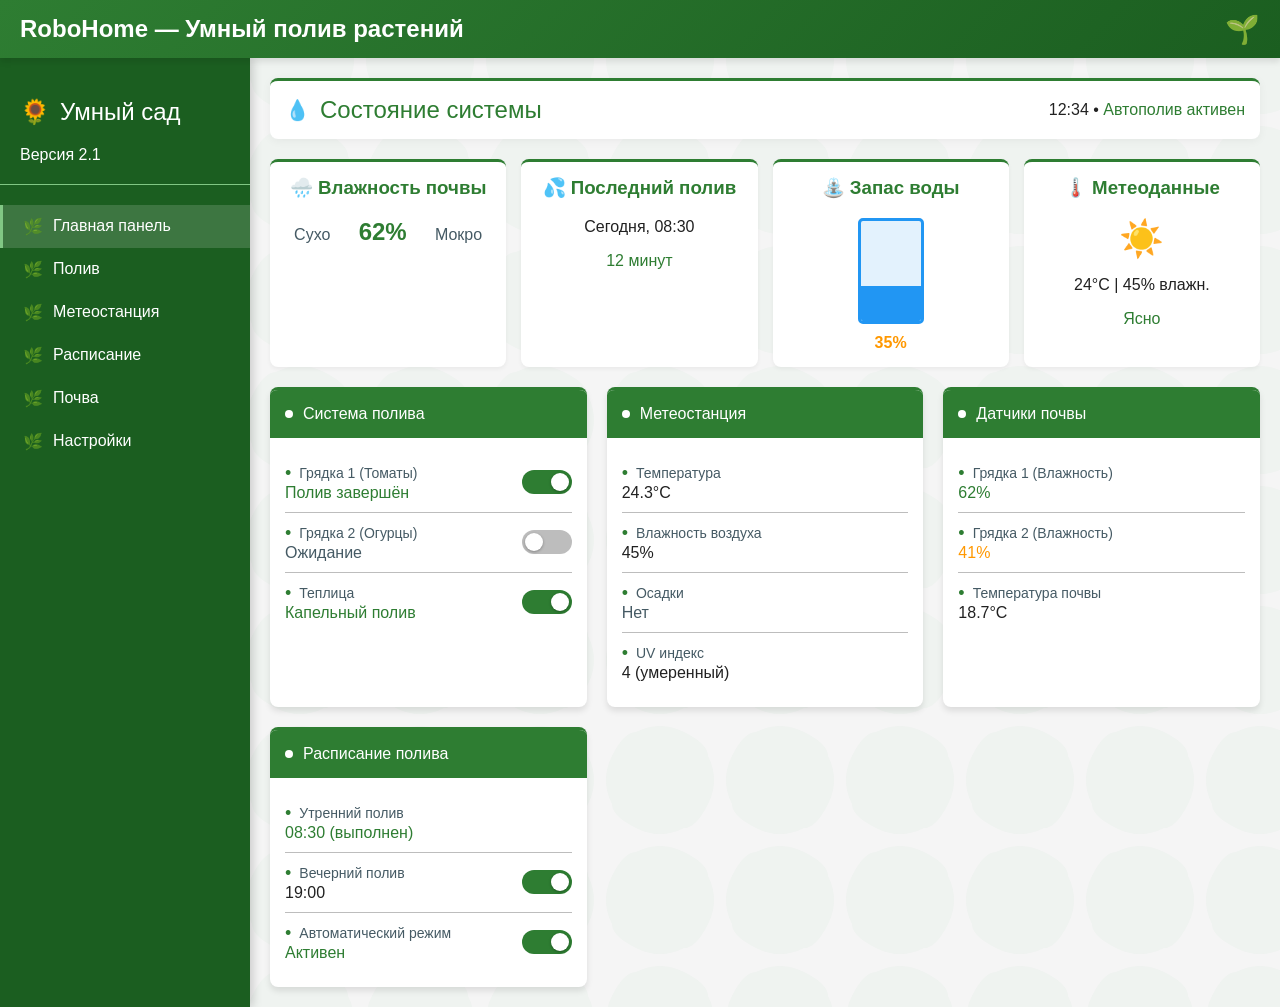
<file: RoboCore/RoboCoreSolution/RoboCore/wwwroot/templates/index.html>
<!DOCTYPE html>
<html lang="ru">
<head>
    <meta charset="UTF-8">
    <meta name="viewport" content="width=device-width, initial-scale=1.0">
    <title>RoboHome | Умный полив</title>
    <style>
        :root {
            --primary-color: #2E7D32;  /* Основной зелёный */
            --dark-green: #1B5E20;     /* Тёмно-зелёный */
            --light-green: #81C784;    /* Светло-зелёный */
            --leaf-green: #4CAF50;     /* Зелёный листвы */
            --water-blue: #2196F3;     /* Синий воды */
            --soil-brown: #8D6E63;     /* Коричневый почвы */
            --danger-color: #f44336;   /* Красный для предупреждений */
            --primary-text: #212121;
            --secondary-text: #455A64; /* Тёмно-серый с зелёным оттенком */
            --divider-color: #BDBDBD;
            --background-color: #F5F5F5;
            --card-background: #FFFFFF;
            --panel-gradient: linear-gradient(135deg, var(--primary-color) 0%, var(--dark-green) 100%);
        }

        body {
            font-family: 'Roboto', Arial, sans-serif;
            margin: 0;
            padding: 0;
            background-color: var(--background-color);
            color: var(--primary-text);
            background-image: url('data:image/svg+xml;utf8,<svg width="100" height="100" viewBox="0 0 100 100" xmlns="http://www.w3.org/2000/svg"><path d="M30,10 Q50,0 70,10 T90,30 Q100,50 90,70 T70,90 Q50,100 30,90 T10,70 Q0,50 10,30 T30,10" fill="%2381C784" opacity="0.05"/></svg>');
            background-size: 120px 120px;
        }

        /* Шапка с листьями */
        .tech-header {
            background: var(--panel-gradient);
            color: white;
            padding: 15px 20px;
            font-size: 24px;
            font-weight: 600;
            box-shadow: 0 4px 6px rgba(0,0,0,0.1);
            position: relative;
            overflow: hidden;
        }

        .tech-header::after {
            content: "🌱";
            position: absolute;
            right: 20px;
            top: 50%;
            transform: translateY(-50%);
            font-size: 28px;
            opacity: 0.8;
        }

        .container {
            display: flex;
            min-height: 100vh;
        }

        /* Сайдбар в стиле "сада" */
        .sidebar {
            width: 250px;
            background-color: var(--dark-green);
            color: white;
            padding: 20px 0;
            box-shadow: 2px 0 10px rgba(0,0,0,0.2);
        }

        .sidebar-header {
            padding: 0 20px 20px;
            border-bottom: 1px solid var(--light-green);
        }

        .sidebar-header h2 {
            color: white;
            font-weight: 500;
            display: flex;
            align-items: center;
        }

        .sidebar-header h2::before {
            content: "🌻";
            margin-right: 10px;
            font-size: 24px;
        }

        .sidebar-menu {
            list-style: none;
            padding: 0;
            margin: 20px 0;
        }

        .sidebar-menu li {
            padding: 12px 20px;
            cursor: pointer;
            transition: all 0.3s;
            border-left: 3px solid transparent;
            display: flex;
            align-items: center;
        }

        .sidebar-menu li::before {
            content: "🌿";
            margin-right: 10px;
            font-size: 16px;
            opacity: 0.7;
        }

        .sidebar-menu li:hover {
            background-color: rgba(255, 255, 255, 0.1);
            border-left: 3px solid var(--light-green);
        }

        .sidebar-menu li.active {
            background-color: rgba(255, 255, 255, 0.15);
            border-left: 3px solid var(--light-green);
        }

        /* Основное содержимое */
        .main-content {
            flex: 1;
            padding: 20px;
        }

        .header {
            display: flex;
            justify-content: space-between;
            align-items: center;
            margin-bottom: 20px;
            padding: 15px;
            background-color: white;
            border-radius: 8px;
            box-shadow: 0 2px 10px rgba(0,0,0,0.05);
            border-top: 3px solid var(--primary-color);
        }

        .view-title {
            font-size: 24px;
            font-weight: 500;
            color: var(--primary-color);
            display: flex;
            align-items: center;
        }

        .view-title::before {
            content: "💧";
            margin-right: 10px;
            font-size: 20px;
        }

        /* Карточки в стиле "грядок" */
        .cards-container {
            display: grid;
            grid-template-columns: repeat(auto-fill, minmax(300px, 1fr));
            gap: 20px;
        }

        .card {
            background-color: var(--card-background);
            border-radius: 8px;
            box-shadow: 0 4px 6px rgba(0,0,0,0.1);
            overflow: hidden;
            transition: transform 0.3s, box-shadow 0.3s;
            border-top: 3px solid var(--primary-color);
            position: relative;
        }

        .card:hover {
            transform: translateY(-5px);
            box-shadow: 0 8px 15px rgba(0,0,0,0.1);
        }

        .card-header {
            padding: 15px;
            color: white;
            font-weight: 500;
            background-color: var(--primary-color);
            display: flex;
            align-items: center;
        }

        .card-header::before {
            content: "";
            display: inline-block;
            width: 8px;
            height: 8px;
            background-color: white;
            border-radius: 50%;
            margin-right: 10px;
        }

        .card-content {
            padding: 15px;
        }

        .entity {
            display: flex;
            justify-content: space-between;
            align-items: center;
            padding: 10px 0;
            border-bottom: 1px solid var(--divider-color);
        }

        .entity:last-child {
            border-bottom: none;
        }

        .entity-name {
            color: var(--secondary-text);
            font-size: 14px;
            display: flex;
            align-items: center;
        }

        .entity-name::before {
            content: "•";
            color: var(--primary-color);
            margin-right: 8px;
            font-size: 18px;
        }

        .entity-state {
            font-weight: 500;
        }

        /* Стили для состояний */
        .state-on {
            color: var(--primary-color);
        }
        
        .state-off {
            color: var(--secondary-text);
        }
        
        .state-warning {
            color: #FF9800; /* Оранжевый для предупреждений */
        }
        
        .state-critical {
            color: var(--danger-color);
        }

        /* Переключатели в стиле капель воды */
        .toggle {
            position: relative;
            width: 50px;
            height: 24px;
        }

        .toggle input {
            opacity: 0;
            width: 0;
            height: 0;
        }

        .slider {
            position: absolute;
            cursor: pointer;
            top: 0;
            left: 0;
            right: 0;
            bottom: 0;
            background-color: #BDBDBD;
            transition: .4s;
            border-radius: 24px;
        }

        .slider:before {
            position: absolute;
            content: "";
            height: 18px;
            width: 18px;
            left: 3px;
            bottom: 3px;
            background-color: white;
            transition: .4s;
            border-radius: 50%;
            box-shadow: 0 1px 3px rgba(0,0,0,0.3);
        }

        input:checked + .slider {
            background-color: var(--primary-color);
        }

        input:checked + .slider:before {
            transform: translateX(26px);
        }

        /* Блоки информации */
        .info-blocks {
            display: grid;
            grid-template-columns: repeat(auto-fit, minmax(200px, 1fr));
            gap: 15px;
            margin-bottom: 20px;
        }
        
        .block {
            background: var(--card-background);
            border-radius: 8px;
            padding: 15px;
            text-align: center;
            box-shadow: 0 2px 4px rgba(0,0,0,0.05);
            border-top: 3px solid var(--primary-color);
            transition: all 0.3s;
        }
        
        .block:hover {
            transform: translateY(-3px);
            box-shadow: 0 5px 10px rgba(0,0,0,0.1);
        }
        
        .block h3 {
            color: var(--primary-color);
            margin-top: 0;
            display: flex;
            justify-content: center;
            align-items: center;
        }
        
        /* Стили для влажности */
        .moisture-container {
            display: flex;
            justify-content: space-around;
            align-items: baseline;
            margin-top: 10px;
        }
        
        .moisture-value {
            font-size: 16px;
            color: var(--secondary-text);
        }
        
        .current-moisture {
            font-size: 24px;
            font-weight: bold;
            color: var(--primary-color);
            margin: 0 10px;
        }
        
        /* Стили для резервуара воды */
        .water-tank {
            width: 60px;
            height: 100px;
            border: 3px solid var(--water-blue);
            border-radius: 5px;
            margin: 0 auto;
            position: relative;
            background: #E3F2FD;
            overflow: hidden;
        }
        
        .water-level {
            position: absolute;
            bottom: 0;
            width: 100%;
            background: var(--water-blue);
            transition: height 0.5s ease;
        }
        
        .water-label {
            margin-top: 10px;
            font-weight: bold;
        }

        /* Стиль для метеоданных */
        .weather-icon {
            font-size: 36px;
            margin-bottom: 10px;
        }

        /* Адаптивность */
        @media (max-width: 768px) {
            .container {
                flex-direction: column;
            }

            .sidebar {
                width: 100%;
                height: auto;
            }

            .cards-container, .info-blocks {
                grid-template-columns: 1fr;
            }
        }
    </style>
</head>
<body>
    <div class="tech-header">
        RoboHome — Умный полив растений
    </div>

    <div class="container">
        <!-- Сайдбар -->
        <div class="sidebar">
            <div class="sidebar-header">
                <h2>Умный сад</h2>
                <div>Версия 2.1</div>
            </div>
            <ul class="sidebar-menu">
                <li class="active">Главная панель</li>
                <li>Полив</li>
                <li>Метеостанция</li>
                <li>Расписание</li>
                <li>Почва</li>
                <li>Настройки</li>
            </ul>
        </div>

        <!-- Основное содержимое -->
        <div class="main-content">
            <div class="header">
                <div class="view-title">Состояние системы</div>
                <div>12:34 • <span class="state-on">Автополив активен</span></div>
            </div>

            <!-- Блоки информации -->
            <div class="info-blocks">
                <div class="block">
                    <h3>🌧️ Влажность почвы</h3>
                    <div class="moisture-container">
                        <span class="moisture-value">Сухо</span>
                        <span class="current-moisture">62%</span>
                        <span class="moisture-value">Мокро</span>
                    </div>
                </div>
                <div class="block">
                    <h3>💦 Последний полив</h3>
                    <p>Сегодня, 08:30</p>
                    <p class="state-on">12 минут</p>
                </div>
                <div class="block">
                    <h3>⛲ Запас воды</h3>
                    <div class="water-tank">
                        <div class="water-level" style="height: 35%;"></div>
                    </div>
                    <div class="water-label state-warning">35%</div>
                </div>
                <div class="block">
                    <h3>🌡️ Метеоданные</h3>
                    <div class="weather-icon">☀️</div>
                    <p>24°C | 45% влажн.</p>
                    <p class="state-on">Ясно</p>
                </div>
            </div>

            <!-- Карточки устройств -->
            <div class="cards-container">
                <!-- Карточка полива -->
                <div class="card">
                    <div class="card-header">Система полива</div>
                    <div class="card-content">
                        <div class="entity">
                            <div>
                                <div class="entity-name">Грядка 1 (Томаты)</div>
                                <div class="entity-state state-on">Полив завершён</div>
                            </div>
                            <label class="toggle">
                                <input type="checkbox" checked>
                                <span class="slider"></span>
                            </label>
                        </div>
                        <div class="entity">
                            <div>
                                <div class="entity-name">Грядка 2 (Огурцы)</div>
                                <div class="entity-state state-off">Ожидание</div>
                            </div>
                            <label class="toggle">
                                <input type="checkbox">
                                <span class="slider"></span>
                            </label>
                        </div>
                        <div class="entity">
                            <div>
                                <div class="entity-name">Теплица</div>
                                <div class="entity-state state-on">Капельный полив</div>
                            </div>
                            <label class="toggle">
                                <input type="checkbox" checked>
                                <span class="slider"></span>
                            </label>
                        </div>
                    </div>
                </div>

                <!-- Карточка метеостанции -->
                <div class="card">
                    <div class="card-header">Метеостанция</div>
                    <div class="card-content">
                        <div class="entity">
                            <div>
                                <div class="entity-name">Температура</div>
                                <div class="entity-state">24.3°C</div>
                            </div>
                        </div>
                        <div class="entity">
                            <div>
                                <div class="entity-name">Влажность воздуха</div>
                                <div class="entity-state">45%</div>
                            </div>
                        </div>
                        <div class="entity">
                            <div>
                                <div class="entity-name">Осадки</div>
                                <div class="entity-state state-off">Нет</div>
                            </div>
                        </div>
                        <div class="entity">
                            <div>
                                <div class="entity-name">UV индекс</div>
                                <div class="entity-state">4 (умеренный)</div>
                            </div>
                        </div>
                    </div>
                </div>

                <!-- Карточка почвы -->
                <div class="card">
                    <div class="card-header">Датчики почвы</div>
                    <div class="card-content">
                        <div class="entity">
                            <div>
                                <div class="entity-name">Грядка 1 (Влажность)</div>
                                <div class="entity-state state-on">62%</div>
                            </div>
                        </div>
                        <div class="entity">
                            <div>
                                <div class="entity-name">Грядка 2 (Влажность)</div>
                                <div class="entity-state state-warning">41%</div>
                            </div>
                        </div>
                        <div class="entity">
                            <div>
                                <div class="entity-name">Температура почвы</div>
                                <div class="entity-state">18.7°C</div>
                            </div>
                        </div>
                    </div>
                </div>

                <!-- Карточка расписания -->
                <div class="card">
                    <div class="card-header">Расписание полива</div>
                    <div class="card-content">
                        <div class="entity">
                            <div>
                                <div class="entity-name">Утренний полив</div>
                                <div class="entity-state state-on">08:30 (выполнен)</div>
                            </div>
                        </div>
                        <div class="entity">
                            <div>
                                <div class="entity-name">Вечерний полив</div>
                                <div class="entity-state">19:00</div>
                            </div>
                            <label class="toggle">
                                <input type="checkbox" checked>
                                <span class="slider"></span>
                            </label>
                        </div>
                        <div class="entity">
                            <div>
                                <div class="entity-name">Автоматический режим</div>
                                <div class="entity-state state-on">Активен</div>
                            </div>
                            <label class="toggle">
                                <input type="checkbox" checked>
                                <span class="slider"></span>
                            </label>
                        </div>
                    </div>
                </div>
            </div>
        </div>
    </div>
</body>
</html>
</file>
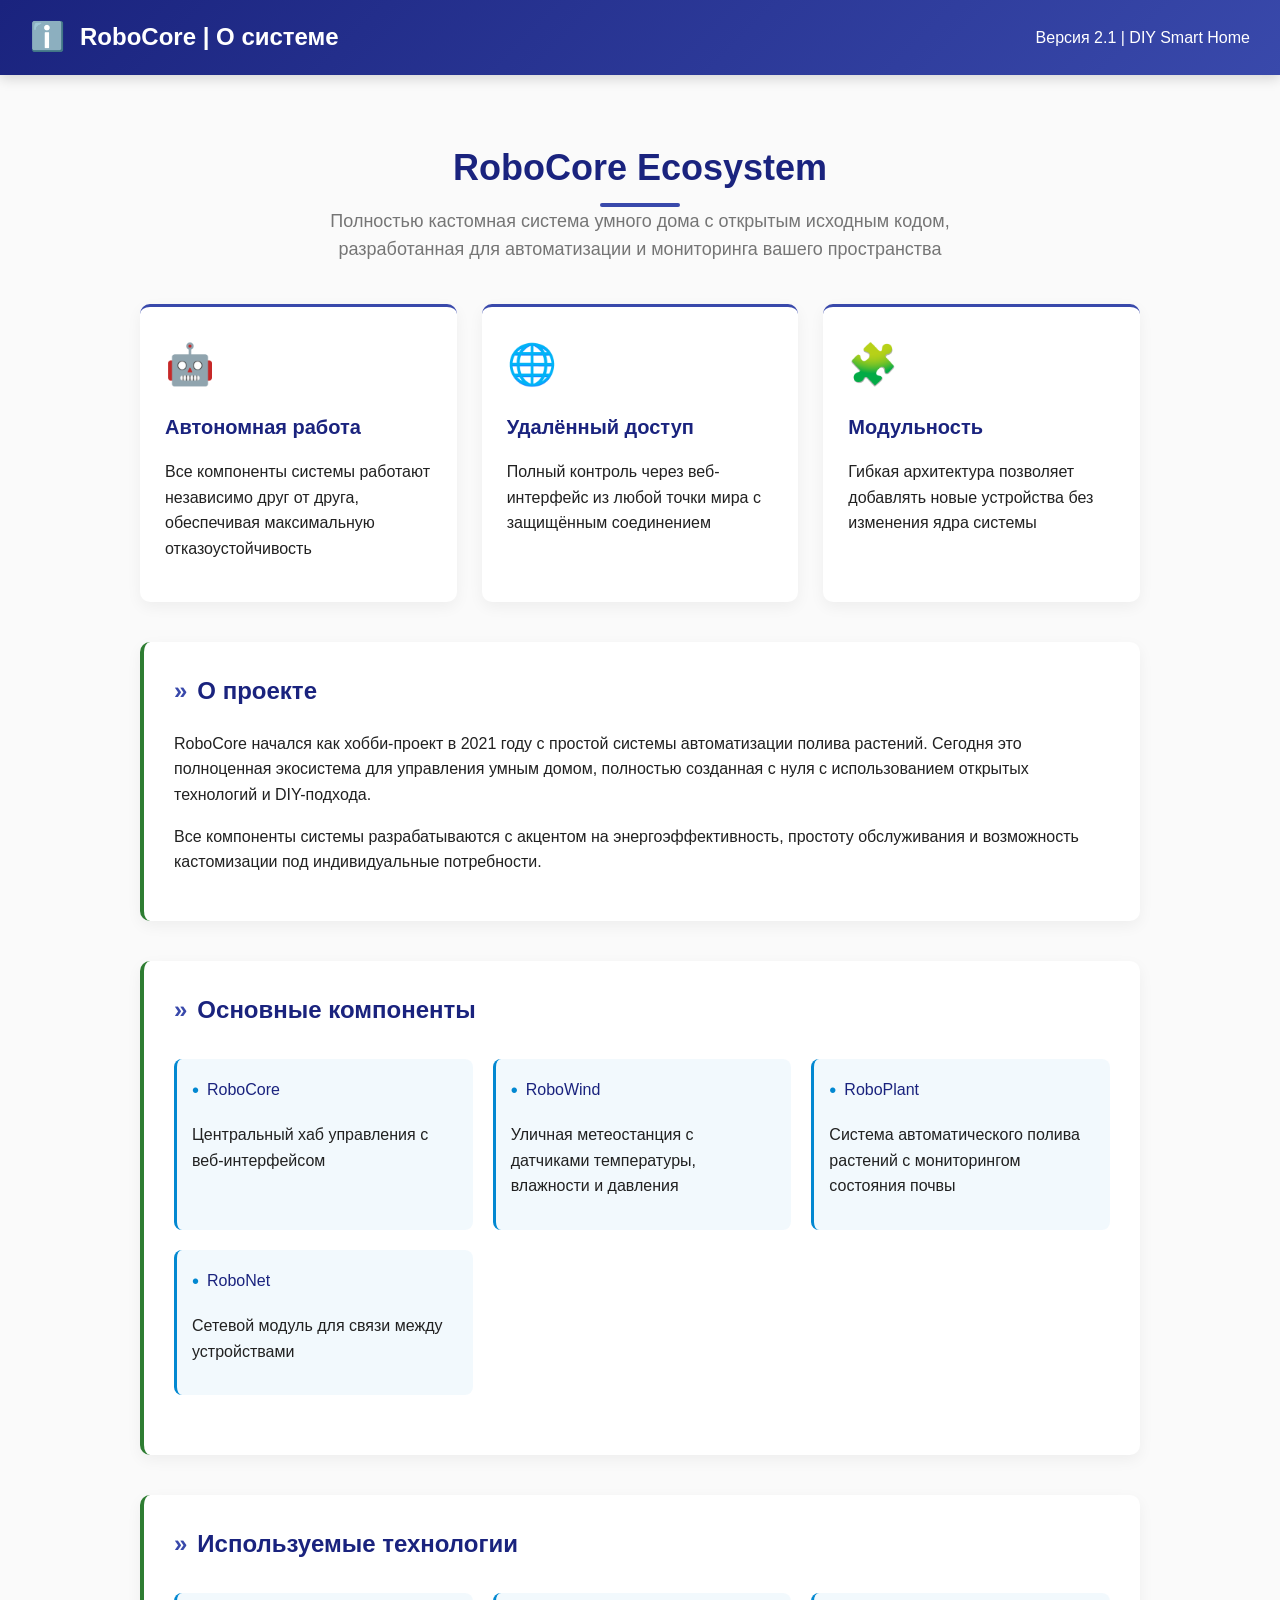
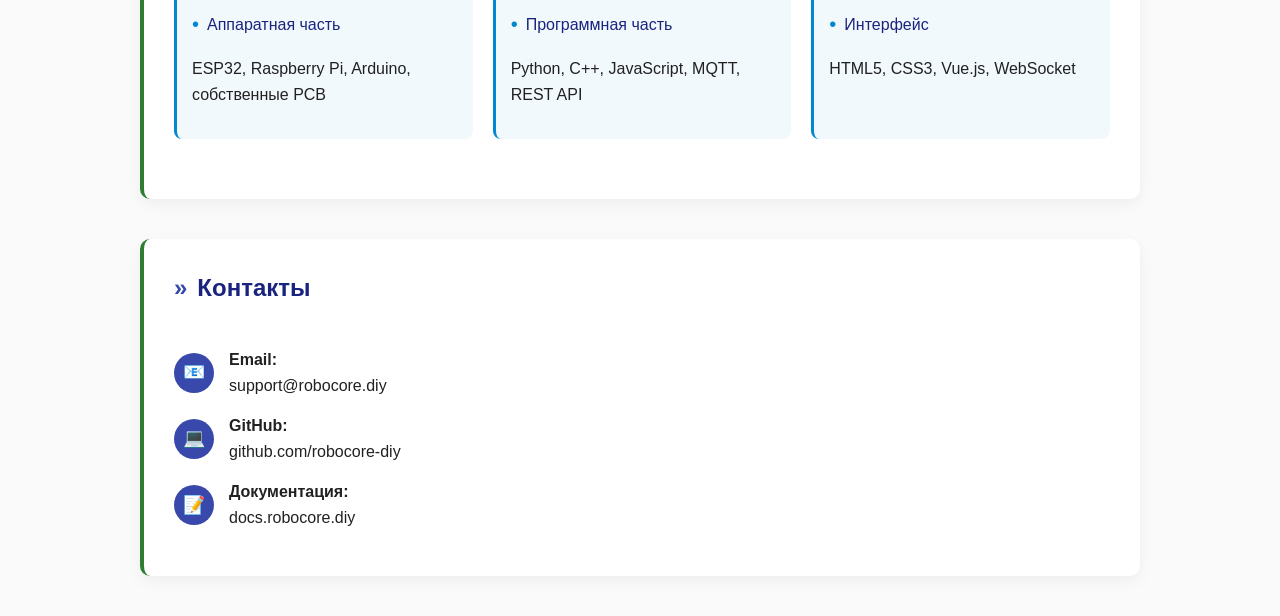
<file: RoboCore/RoboCoreSolution/RoboCore/wwwroot/templates/about.html>
<!DOCTYPE html>
<html lang="ru">
<head>
    <meta charset="UTF-8">
    <meta name="viewport" content="width=device-width, initial-scale=1.0">
    <title>RoboCore | О системе</title>
    <style>
        :root {
            --primary-dark: #1A237E;
            --primary-light: #3949AB;
            --plant-green: #2E7D32;
            --weather-blue: #0288D1;
            --error-red: #D32F2F;
            --text-dark: #212121;
            --text-light: #757575;
            --bg-color: #FAFAFA;
            --card-bg: #FFFFFF;
            --border-color: #E0E0E0;
            --highlight-bg: #E3F2FD;
        }

        body {
            font-family: 'Roboto', 'Segoe UI', sans-serif;
            margin: 0;
            padding: 0;
            background-color: var(--bg-color);
            color: var(--text-dark);
            line-height: 1.6;
        }

        /* Общие стили шапки */
        .system-header {
            background: linear-gradient(135deg, var(--primary-dark) 0%, var(--primary-light) 100%);
            color: white;
            padding: 15px 30px;
            display: flex;
            justify-content: space-between;
            align-items: center;
            box-shadow: 0 4px 12px rgba(0,0,0,0.15);
        }

        .logo {
            display: flex;
            align-items: center;
            font-size: 24px;
            font-weight: 600;
        }

        .logo-icon {
            margin-right: 15px;
            font-size: 28px;
        }

        /* Основной контент */
        .about-container {
            max-width: 1000px;
            margin: 40px auto;
            padding: 0 20px;
        }

        .about-header {
            text-align: center;
            margin-bottom: 40px;
        }

        .about-title {
            font-size: 36px;
            color: var(--primary-dark);
            margin-bottom: 10px;
            position: relative;
            display: inline-block;
        }

        .about-title::after {
            content: "";
            position: absolute;
            bottom: -10px;
            left: 50%;
            transform: translateX(-50%);
            width: 80px;
            height: 4px;
            background: var(--primary-light);
            border-radius: 2px;
        }

        .about-subtitle {
            color: var(--text-light);
            font-size: 18px;
            max-width: 700px;
            margin: 0 auto;
        }

        /* Карточки особенностей */
        .features-grid {
            display: grid;
            grid-template-columns: repeat(auto-fit, minmax(300px, 1fr));
            gap: 25px;
            margin: 40px 0;
        }

        .feature-card {
            background: var(--card-bg);
            border-radius: 10px;
            padding: 25px;
            box-shadow: 0 5px 15px rgba(0,0,0,0.05);
            transition: transform 0.3s;
            border-top: 3px solid var(--primary-light);
        }

        .feature-card:hover {
            transform: translateY(-5px);
        }

        .feature-icon {
            font-size: 40px;
            color: var(--primary-light);
            margin-bottom: 15px;
        }

        .feature-title {
            font-size: 20px;
            color: var(--primary-dark);
            margin: 10px 0;
        }

        /* Секция "О проекте" */
        .about-section {
            background: var(--card-bg);
            border-radius: 10px;
            padding: 30px;
            margin: 40px 0;
            box-shadow: 0 5px 15px rgba(0,0,0,0.05);
            border-left: 4px solid var(--plant-green);
        }

        .section-title {
            color: var(--primary-dark);
            font-size: 24px;
            margin-top: 0;
            display: flex;
            align-items: center;
        }

        .section-title::before {
            content: "»";
            margin-right: 10px;
            color: var(--primary-light);
        }

        /* Компоненты системы */
        .components-list {
            display: grid;
            grid-template-columns: repeat(auto-fit, minmax(250px, 1fr));
            gap: 20px;
            margin: 30px 0;
        }

        .component-item {
            padding: 15px;
            background: rgba(2, 136, 209, 0.05);
            border-radius: 8px;
            border-left: 3px solid var(--weather-blue);
        }

        .component-name {
            font-weight: 500;
            color: var(--primary-dark);
            display: flex;
            align-items: center;
        }

        .component-name::before {
            content: "•";
            color: var(--weather-blue);
            margin-right: 8px;
            font-size: 20px;
        }

        /* Контактная информация */
        .contact-info {
            margin-top: 40px;
        }

        .contact-item {
            display: flex;
            align-items: center;
            margin-bottom: 15px;
        }

        .contact-icon {
            width: 40px;
            height: 40px;
            background: var(--primary-light);
            color: white;
            border-radius: 50%;
            display: flex;
            align-items: center;
            justify-content: center;
            margin-right: 15px;
            font-size: 18px;
        }

        /* Адаптивность */
        @media (max-width: 768px) {
            .about-title {
                font-size: 28px;
            }
            
            .about-subtitle {
                font-size: 16px;
            }
            
            .features-grid {
                grid-template-columns: 1fr;
            }
        }
    </style>
</head>
<body>
    <div class="system-header">
        <div class="logo">
            <span class="logo-icon">ℹ️</span>
            RoboCore | О системе
        </div>
        <div class="system-status">
            Версия 2.1 | DIY Smart Home
        </div>
    </div>

    <div class="about-container">
        <!-- Заголовок -->
        <div class="about-header">
            <h1 class="about-title">RoboCore Ecosystem</h1>
            <p class="about-subtitle">
                Полностью кастомная система умного дома с открытым исходным кодом, 
                разработанная для автоматизации и мониторинга вашего пространства
            </p>
        </div>

        <!-- Особенности системы -->
        <div class="features-grid">
            <div class="feature-card">
                <div class="feature-icon">🤖</div>
                <h3 class="feature-title">Автономная работа</h3>
                <p>Все компоненты системы работают независимо друг от друга, обеспечивая максимальную отказоустойчивость</p>
            </div>
            
            <div class="feature-card">
                <div class="feature-icon">🌐</div>
                <h3 class="feature-title">Удалённый доступ</h3>
                <p>Полный контроль через веб-интерфейс из любой точки мира с защищённым соединением</p>
            </div>
            
            <div class="feature-card">
                <div class="feature-icon">🧩</div>
                <h3 class="feature-title">Модульность</h3>
                <p>Гибкая архитектура позволяет добавлять новые устройства без изменения ядра системы</p>
            </div>
        </div>

        <!-- О проекте -->
        <div class="about-section">
            <h2 class="section-title">О проекте</h2>
            <p>
                RoboCore начался как хобби-проект в 2021 году с простой системы автоматизации полива растений. 
                Сегодня это полноценная экосистема для управления умным домом, полностью созданная с нуля 
                с использованием открытых технологий и DIY-подхода.
            </p>
            <p>
                Все компоненты системы разрабатываются с акцентом на энергоэффективность, простоту обслуживания 
                и возможность кастомизации под индивидуальные потребности.
            </p>
        </div>

        <!-- Компоненты системы -->
        <div class="about-section">
            <h2 class="section-title">Основные компоненты</h2>
            <div class="components-list">
                <div class="component-item">
                    <div class="component-name">RoboCore</div>
                    <p>Центральный хаб управления с веб-интерфейсом</p>
                </div>
                
                <div class="component-item">
                    <div class="component-name">RoboWind</div>
                    <p>Уличная метеостанция с датчиками температуры, влажности и давления</p>
                </div>
                
                <div class="component-item">
                    <div class="component-name">RoboPlant</div>
                    <p>Система автоматического полива растений с мониторингом состояния почвы</p>
                </div>
                
                <div class="component-item">
                    <div class="component-name">RoboNet</div>
                    <p>Сетевой модуль для связи между устройствами</p>
                </div>
            </div>
        </div>

        <!-- Технологии -->
        <div class="about-section">
            <h2 class="section-title">Используемые технологии</h2>
            <div class="components-list">
                <div class="component-item">
                    <div class="component-name">Аппаратная часть</div>
                    <p>ESP32, Raspberry Pi, Arduino, собственные PCB</p>
                </div>
                
                <div class="component-item">
                    <div class="component-name">Программная часть</div>
                    <p>Python, C++, JavaScript, MQTT, REST API</p>
                </div>
                
                <div class="component-item">
                    <div class="component-name">Интерфейс</div>
                    <p>HTML5, CSS3, Vue.js, WebSocket</p>
                </div>
            </div>
        </div>

        <!-- Контакты -->
        <div class="about-section">
            <h2 class="section-title">Контакты</h2>
            <div class="contact-info">
                <div class="contact-item">
                    <div class="contact-icon">📧</div>
                    <div>
                        <strong>Email:</strong><br>
                        support@robocore.diy
                    </div>
                </div>
                
                <div class="contact-item">
                    <div class="contact-icon">💻</div>
                    <div>
                        <strong>GitHub:</strong><br>
                        github.com/robocore-diy
                    </div>
                </div>
                
                <div class="contact-item">
                    <div class="contact-icon">📝</div>
                    <div>
                        <strong>Документация:</strong><br>
                        docs.robocore.diy
                    </div>
                </div>
            </div>
        </div>
    </div>
</body>
</html>
</file>
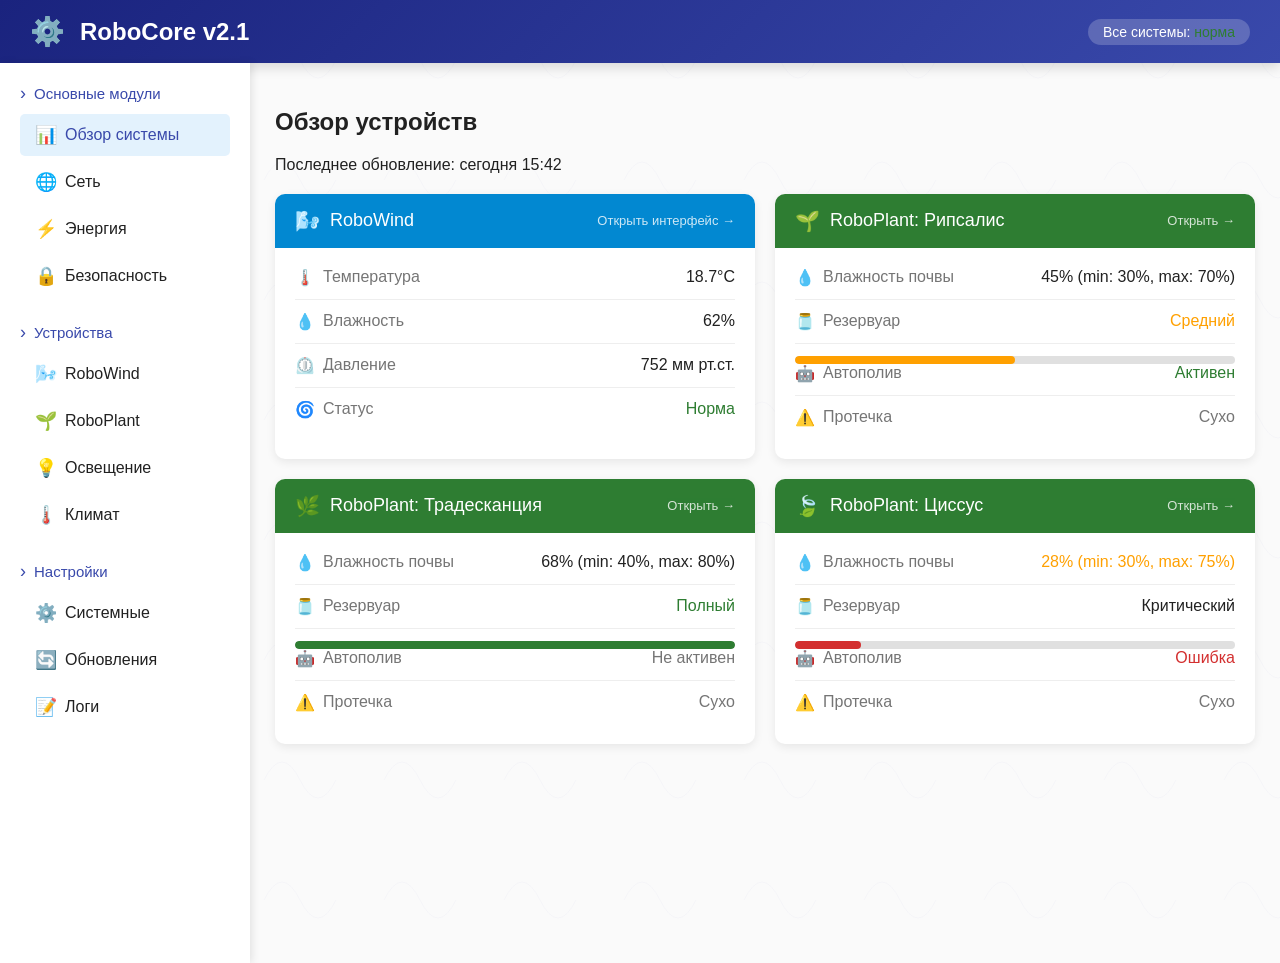
<file: RoboCore/RoboCoreSolution/RoboCore/wwwroot/templates/index2.html>
<!DOCTYPE html>
<html lang="ru">
<head>
    <meta charset="UTF-8">
    <meta name="viewport" content="width=device-width, initial-scale=1.0">
    <title>RoboCore | Центр управления</title>
    <style>
        :root {
            --primary-dark: #1A237E;    /* Глубокий синий (технологичность) */
            --primary-light: #3949AB;   /* Акцентный синий */
            --plant-green: #2E7D32;     /* Зелёный растений */
            --weather-blue: #0288D1;    /* Голубой метеостанции */
            --error-red: #D32F2F;       /* Красный ошибок */
            --soil-brown: #5D4037;      /* Коричневый почвы */
            --text-dark: #212121;
            --text-light: #757575;
            --bg-color: #FAFAFA;
            --card-bg: #FFFFFF;
            --panel-gradient: linear-gradient(135deg, var(--primary-dark) 0%, var(--primary-light) 100%);
        }

        body {
            font-family: 'Roboto', 'Segoe UI', sans-serif;
            margin: 0;
            padding: 0;
            background-color: var(--bg-color);
            color: var(--text-dark);
            background-image: url('data:image/svg+xml;utf8,<svg width="100" height="100" viewBox="0 0 100 100" xmlns="http://www.w3.org/2000/svg"><path d="M20,50 Q35,20 50,50 T80,50" stroke="%233949AB" fill="none" stroke-width="0.5" opacity="0.05"/></svg>');
            background-size: 120px 120px;
        }

        /* Технологичная шапка с логотипом */
        .system-header {
            background: var(--panel-gradient);
            color: white;
            padding: 15px 30px;
            display: flex;
            justify-content: space-between;
            align-items: center;
            box-shadow: 0 4px 12px rgba(0,0,0,0.15);
        }

        .logo {
            display: flex;
            align-items: center;
            font-size: 24px;
            font-weight: 600;
        }

        .logo-icon {
            margin-right: 15px;
            font-size: 28px;
        }

        .system-status {
            background: rgba(255,255,255,0.2);
            padding: 5px 15px;
            border-radius: 20px;
            font-size: 14px;
        }

        /* Основная сетка */
        .dashboard {
            display: grid;
            grid-template-columns: 250px 1fr;
            min-height: 100vh;
        }

        /* Навигация */
        .sidebar {
            background: white;
            box-shadow: 2px 0 8px rgba(0,0,0,0.1);
            padding: 20px 0;
        }

        .nav-section {
            margin-bottom: 25px;
            padding: 0 20px;
        }

        .nav-title {
            color: var(--primary-light);
            font-weight: 500;
            margin-bottom: 10px;
            display: flex;
            align-items: center;
            font-size: 15px;
        }

        .nav-title::before {
            content: "›";
            margin-right: 8px;
            font-size: 18px;
        }

        .nav-menu {
            list-style: none;
            padding: 0;
            margin: 0;
        }

        .nav-item {
            padding: 10px 15px;
            margin: 5px 0;
            border-radius: 5px;
            cursor: pointer;
            transition: all 0.3s;
            display: flex;
            align-items: center;
        }

        .nav-item:hover {
            background: #E8EAF6;
        }

        .nav-item.active {
            background: #E3F2FD;
            color: var(--primary-light);
            font-weight: 500;
        }

        .nav-icon {
            margin-right: 10px;
            font-size: 18px;
            width: 20px;
            text-align: center;
        }

        /* Основной контент */
        .main-content {
            padding: 25px;
        }

        .grid-container {
            display: grid;
            grid-template-columns: repeat(auto-fill, minmax(350px, 1fr));
            gap: 20px;
            margin-top: 20px;
        }

        /* Карточки устройств */
        .device-card {
            background: var(--card-bg);
            border-radius: 10px;
            box-shadow: 0 3px 10px rgba(0,0,0,0.08);
            overflow: hidden;
            transition: transform 0.3s;
        }

        .device-card:hover {
            transform: translateY(-5px);
        }

        .card-header {
            padding: 15px 20px;
            color: white;
            display: flex;
            justify-content: space-between;
            align-items: center;
        }

        .robowind-header {
            background: var(--weather-blue);
        }

        .roboplant-header {
            background: var(--plant-green);
        }

        .device-title {
            font-weight: 500;
            font-size: 18px;
            display: flex;
            align-items: center;
        }

        .device-icon {
            margin-right: 10px;
            font-size: 20px;
        }

        .device-link {
            color: white;
            opacity: 0.8;
            font-size: 13px;
            text-decoration: none;
            transition: opacity 0.3s;
        }

        .device-link:hover {
            opacity: 1;
            text-decoration: underline;
        }

        /* Контент карточек */
        .card-content {
            padding: 20px;
        }

        .param-row {
            display: flex;
            justify-content: space-between;
            margin-bottom: 12px;
            padding-bottom: 12px;
            border-bottom: 1px solid #EEEEEE;
        }

        .param-row:last-child {
            border-bottom: none;
            margin-bottom: 0;
        }

        .param-name {
            color: var(--text-light);
            display: flex;
            align-items: center;
        }

        .param-icon {
            margin-right: 8px;
            font-size: 16px;
        }

        .param-value {
            font-weight: 500;
        }

        /* Статусные стили */
        .status-on {
            color: var(--plant-green);
        }

        .status-off {
            color: var(--text-light);
        }

        .status-error {
            color: var(--error-red);
            animation: pulse 1.5s infinite;
        }

        .status-warning {
            color: #FFA000;
        }

        @keyframes pulse {
            0% { opacity: 1; }
            50% { opacity: 0.5; }
            100% { opacity: 1; }
        }

        /* Индикаторы уровня */
        .level-bar {
            height: 8px;
            border-radius: 4px;
            background: #E0E0E0;
            margin-top: 5px;
            overflow: hidden;
        }

        .level-fill {
            height: 100%;
            border-radius: 4px;
        }

        .level-full {
            background: var(--plant-green);
            width: 100%;
        }

        .level-medium {
            background: #FFA000;
            width: 50%;
        }

        .level-critical {
            background: var(--error-red);
            width: 15%;
        }

        /* Адаптивность */
        @media (max-width: 1024px) {
            .dashboard {
                grid-template-columns: 1fr;
            }
            
            .sidebar {
                display: none; /* Можно заменить на мобильное меню */
            }
        }

        @media (max-width: 480px) {
            .grid-container {
                grid-template-columns: 1fr;
            }
        }
    </style>
</head>
<body>
    <div class="system-header">
        <div class="logo">
            <span class="logo-icon">⚙️</span>
            RoboCore v2.1
        </div>
        <div class="system-status">
            Все системы: <span class="status-on">норма</span>
        </div>
    </div>

    <div class="dashboard">
        <!-- Навигация -->
        <div class="sidebar">
            <div class="nav-section">
                <div class="nav-title">Основные модули</div>
                <ul class="nav-menu">
                    <li class="nav-item active">
                        <span class="nav-icon">📊</span> Обзор системы
                    </li>
                    <li class="nav-item">
                        <span class="nav-icon">🌐</span> Сеть
                    </li>
                    <li class="nav-item">
                        <span class="nav-icon">⚡</span> Энергия
                    </li>
                    <li class="nav-item">
                        <span class="nav-icon">🔒</span> Безопасность
                    </li>
                </ul>
            </div>

            <div class="nav-section">
                <div class="nav-title">Устройства</div>
                <ul class="nav-menu">
                    <li class="nav-item">
                        <span class="nav-icon">🌬️</span> RoboWind
                    </li>
                    <li class="nav-item">
                        <span class="nav-icon">🌱</span> RoboPlant
                    </li>
                    <li class="nav-item">
                        <span class="nav-icon">💡</span> Освещение
                    </li>
                    <li class="nav-item">
                        <span class="nav-icon">🌡️</span> Климат
                    </li>
                </ul>
            </div>

            <div class="nav-section">
                <div class="nav-title">Настройки</div>
                <ul class="nav-menu">
                    <li class="nav-item">
                        <span class="nav-icon">⚙️</span> Системные
                    </li>
                    <li class="nav-item">
                        <span class="nav-icon">🔄</span> Обновления
                    </li>
                    <li class="nav-item">
                        <span class="nav-icon">📝</span> Логи
                    </li>
                </ul>
            </div>
        </div>

        <!-- Основной контент -->
        <div class="main-content">
            <h2>Обзор устройств</h2>
            <p>Последнее обновление: сегодня 15:42</p>

            <div class="grid-container">
                <!-- RoboWind -->
                <div class="device-card">
                    <div class="card-header robowind-header">
                        <div class="device-title">
                            <span class="device-icon">🌬️</span> RoboWind
                        </div>
                        <a href="http://robowind.local" class="device-link" target="_blank">Открыть интерфейс →</a>
                    </div>
                    <div class="card-content">
                        <div class="param-row">
                            <div class="param-name">
                                <span class="param-icon">🌡️</span> Температура
                            </div>
                            <div class="param-value">18.7°C</div>
                        </div>
                        <div class="param-row">
                            <div class="param-name">
                                <span class="param-icon">💧</span> Влажность
                            </div>
                            <div class="param-value">62%</div>
                        </div>
                        <div class="param-row">
                            <div class="param-name">
                                <span class="param-icon">⏲️</span> Давление
                            </div>
                            <div class="param-value">752 мм рт.ст.</div>
                        </div>
                        <div class="param-row">
                            <div class="param-name">
                                <span class="param-icon">🌀</span> Статус
                            </div>
                            <div class="param-value status-on">Норма</div>
                        </div>
                    </div>
                </div>

                <!-- RoboPlant - Рипсалис -->
                <div class="device-card">
                    <div class="card-header roboplant-header">
                        <div class="device-title">
                            <span class="device-icon">🌱</span> RoboPlant: Рипсалис
                        </div>
                        <a href="http://roboplant-1.local" class="device-link" target="_blank">Открыть →</a>
                    </div>
                    <div class="card-content">
                        <div class="param-row">
                            <div class="param-name">
                                <span class="param-icon">💧</span> Влажность почвы
                            </div>
                            <div class="param-value">45% (min: 30%, max: 70%)</div>
                        </div>
                        <div class="param-row">
                            <div class="param-name">
                                <span class="param-icon">🫙</span> Резервуар
                            </div>
                            <div class="param-value status-warning">Средний</div>
                        </div>
                        <div class="level-bar">
                            <div class="level-fill level-medium"></div>
                        </div>
                        <div class="param-row">
                            <div class="param-name">
                                <span class="param-icon">🤖</span> Автополив
                            </div>
                            <div class="param-value status-on">Активен</div>
                        </div>
                        <div class="param-row">
                            <div class="param-name">
                                <span class="param-icon">⚠️</span> Протечка
                            </div>
                            <div class="param-value status-off">Сухо</div>
                        </div>
                    </div>
                </div>

                <!-- RoboPlant - Традесканция -->
                <div class="device-card">
                    <div class="card-header roboplant-header">
                        <div class="device-title">
                            <span class="device-icon">🌿</span> RoboPlant: Традесканция
                        </div>
                        <a href="http://roboplant-2.local" class="device-link" target="_blank">Открыть →</a>
                    </div>
                    <div class="card-content">
                        <div class="param-row">
                            <div class="param-name">
                                <span class="param-icon">💧</span> Влажность почвы
                            </div>
                            <div class="param-value">68% (min: 40%, max: 80%)</div>
                        </div>
                        <div class="param-row">
                            <div class="param-name">
                                <span class="param-icon">🫙</span> Резервуар
                            </div>
                            <div class="param-value status-on">Полный</div>
                        </div>
                        <div class="level-bar">
                            <div class="level-fill level-full"></div>
                        </div>
                        <div class="param-row">
                            <div class="param-name">
                                <span class="param-icon">🤖</span> Автополив
                            </div>
                            <div class="param-value status-off">Не активен</div>
                        </div>
                        <div class="param-row">
                            <div class="param-name">
                                <span class="param-icon">⚠️</span> Протечка
                            </div>
                            <div class="param-value status-off">Сухо</div>
                        </div>
                    </div>
                </div>

                <!-- RoboPlant - Циссус -->
                <div class="device-card">
                    <div class="card-header roboplant-header">
                        <div class="device-title">
                            <span class="device-icon">🍃</span> RoboPlant: Циссус
                        </div>
                        <a href="http://roboplant-3.local" class="device-link" target="_blank">Открыть →</a>
                    </div>
                    <div class="card-content">
                        <div class="param-row">
                            <div class="param-name">
                                <span class="param-icon">💧</span> Влажность почвы
                            </div>
                            <div class="param-value status-warning">28% (min: 30%, max: 75%)</div>
                        </div>
                        <div class="param-row">
                            <div class="param-name">
                                <span class="param-icon">🫙</span> Резервуар
                            </div>
                            <div class="param-value status-critical">Критический</div>
                        </div>
                        <div class="level-bar">
                            <div class="level-fill level-critical"></div>
                        </div>
                        <div class="param-row">
                            <div class="param-name">
                                <span class="param-icon">🤖</span> Автополив
                            </div>
                            <div class="param-value status-error">Ошибка</div>
                        </div>
                        <div class="param-row">
                            <div class="param-name">
                                <span class="param-icon">⚠️</span> Протечка
                            </div>
                            <div class="param-value status-off">Сухо</div>
                        </div>
                    </div>
                </div>
            </div>
        </div>
    </div>
</body>
</html>
</file>
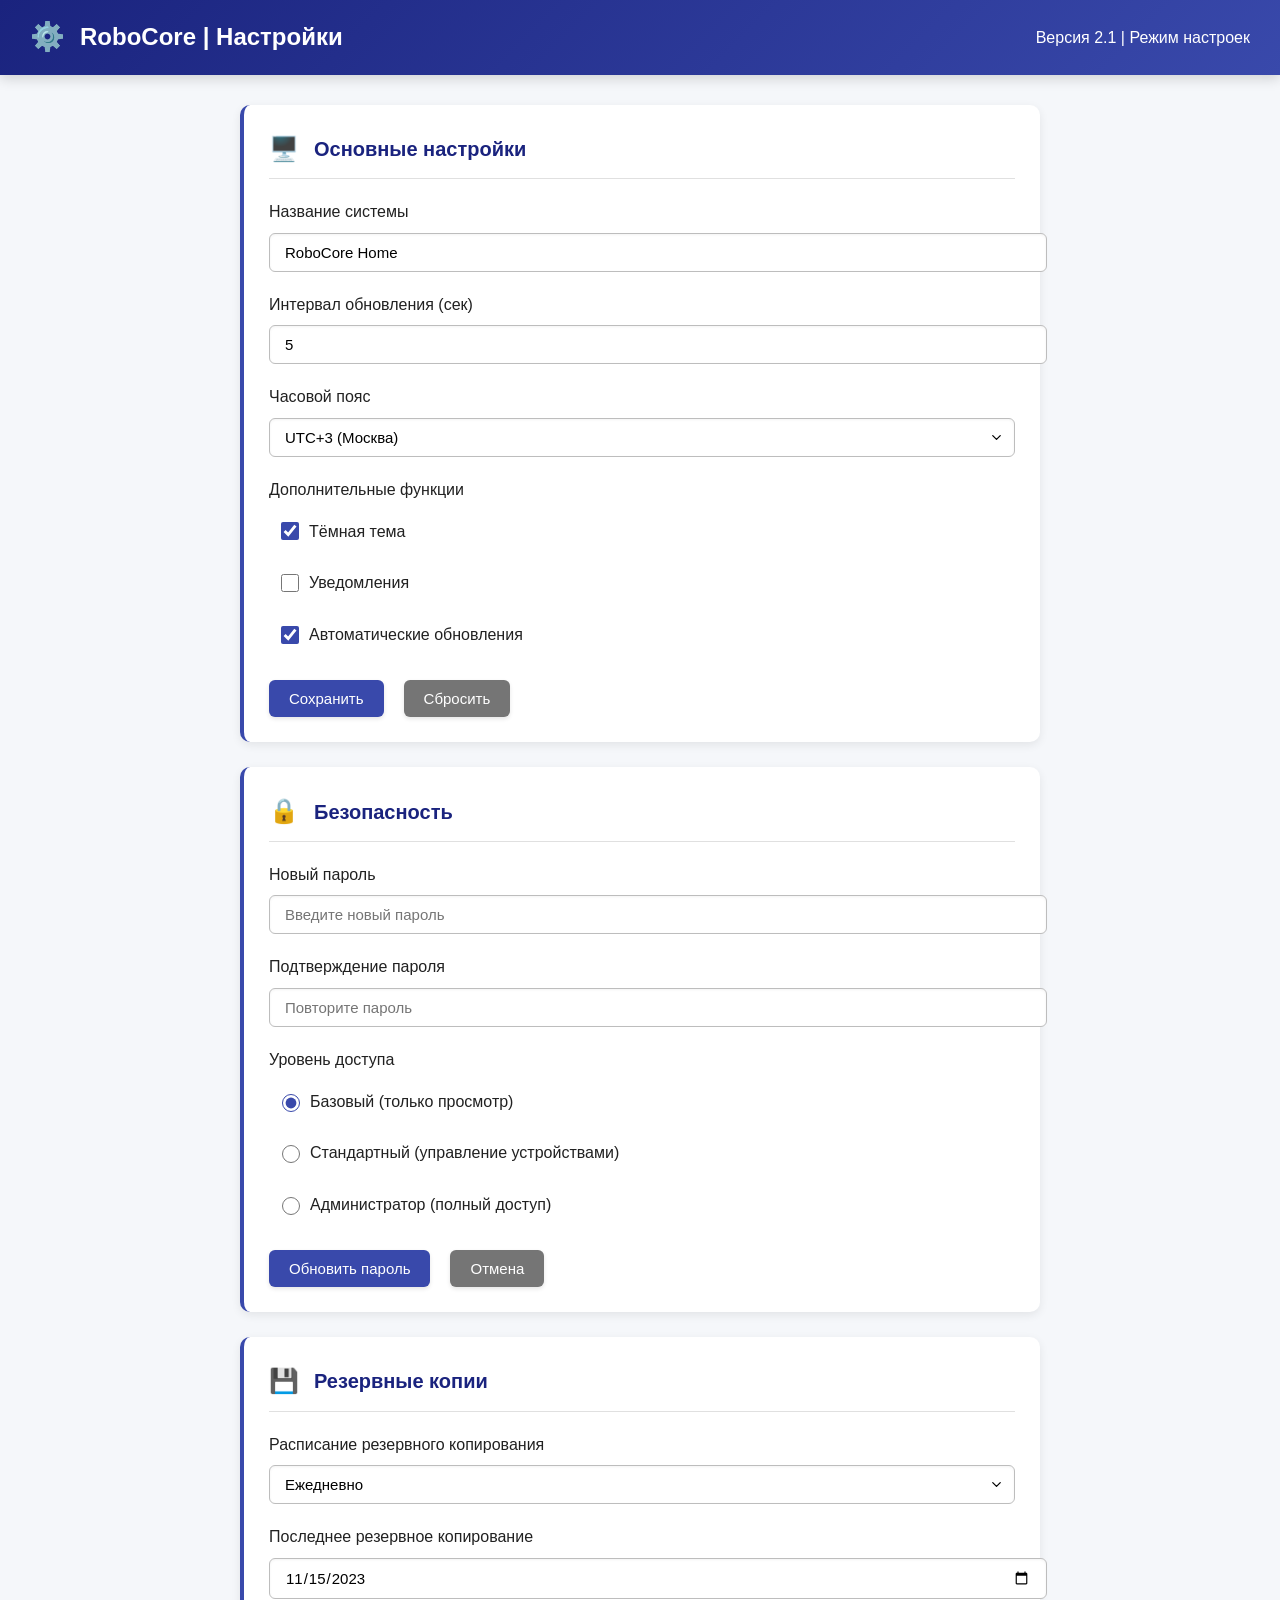
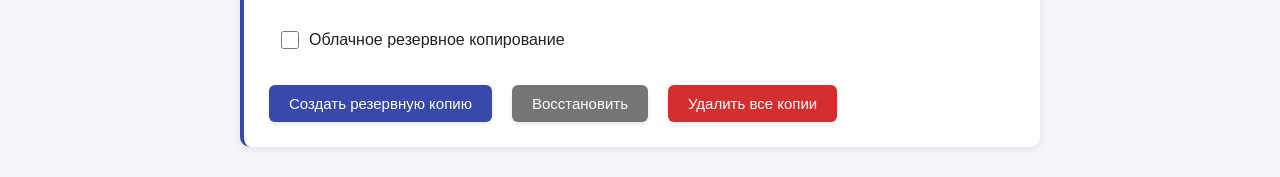
<file: RoboCore/RoboCoreSolution/RoboCore/wwwroot/templates/settings.html>
<!DOCTYPE html>
<html lang="ru">
<head>
    <meta charset="UTF-8">
    <meta name="viewport" content="width=device-width, initial-scale=1.0">
    <title>RoboCore | Настройки</title>
    <style>
        :root {
            --primary-dark: #1A237E;
            --primary-light: #3949AB;
            --plant-green: #2E7D32;
            --weather-blue: #0288D1;
            --error-red: #D32F2F;
            --text-dark: #212121;
            --text-light: #757575;
            --bg-color: #f5f7fa; /* Светло-серый фон вместо белого */
            --card-bg: #FFFFFF;
            --border-color: #E0E0E0;
            --highlight-bg: #E3F2FD;
            --input-bg: #ffffff; /* Белый фон полей */
            --input-border: #BDBDBD; /* Более заметная граница */
        }

        body {
            font-family: 'Roboto', 'Segoe UI', sans-serif;
            margin: 0;
            padding: 0;
            background-color: var(--bg-color);
            color: var(--text-dark);
            line-height: 1.6;
        }

        /* Общие стили шапки */
        .system-header {
            background: linear-gradient(135deg, var(--primary-dark) 0%, var(--primary-light) 100%);
            color: white;
            padding: 15px 30px;
            display: flex;
            justify-content: space-between;
            align-items: center;
            box-shadow: 0 4px 12px rgba(0,0,0,0.15);
        }

        .logo {
            display: flex;
            align-items: center;
            font-size: 24px;
            font-weight: 600;
        }

        .logo-icon {
            margin-right: 15px;
            font-size: 28px;
        }

        /* Основной контейнер */
        .settings-container {
            max-width: 800px;
            margin: 30px auto;
            padding: 0 20px;
        }

        /* Секции настроек */
        .settings-section {
            background: var(--card-bg);
            border-radius: 10px;
            padding: 25px;
            margin-bottom: 25px;
            box-shadow: 0 3px 10px rgba(0,0,0,0.08);
            border-left: 4px solid var(--primary-light);
        }

        .section-header {
            display: flex;
            align-items: center;
            margin-bottom: 20px;
            padding-bottom: 10px;
            border-bottom: 1px solid var(--border-color);
        }

        .section-icon {
            font-size: 24px;
            margin-right: 15px;
            color: var(--primary-light);
        }

        .section-title {
            font-size: 20px;
            color: var(--primary-dark);
            margin: 0;
        }

        /* Улучшенные стили форм */
        .form-group {
            margin-bottom: 20px;
        }

        .form-label {
            display: block;
            margin-bottom: 8px;
            font-weight: 500;
            color: var(--text-dark);
        }

        .form-control {
            width: 100%;
            padding: 10px 15px;
            border: 1px solid var(--input-border);
            border-radius: 6px;
            font-family: inherit;
            font-size: 15px;
            transition: all 0.3s;
            background-color: var(--input-bg);
            box-shadow: inset 0 1px 3px rgba(0,0,0,0.05);
        }

        .form-control:focus {
            outline: none;
            border-color: var(--primary-light);
            box-shadow: 0 0 0 2px rgba(57, 73, 171, 0.2);
        }

        select.form-control {
            appearance: none;
            background-image: url("data:image/svg+xml;charset=UTF-8,%3csvg xmlns='http://www.w3.org/2000/svg' viewBox='0 0 24 24' fill='none' stroke='currentColor' stroke-width='2' stroke-linecap='round' stroke-linejoin='round'%3e%3cpolyline points='6 9 12 15 18 9'%3e%3c/polyline%3e%3c/svg%3e");
            background-repeat: no-repeat;
            background-position: right 10px center;
            background-size: 15px;
            padding-right: 35px;
        }

        /* Чекбоксы и радиокнопки */
        .checkbox-group, .radio-group {
            margin: 15px 0;
        }

        .checkbox-item, .radio-item {
            margin-bottom: 10px;
            display: flex;
            align-items: center;
            padding: 8px;
            border-radius: 4px;
            transition: background 0.2s;
        }

        .checkbox-item:hover, .radio-item:hover {
            background-color: rgba(0,0,0,0.03);
        }

        .checkbox-item input, .radio-item input {
            margin-right: 10px;
            width: 18px;
            height: 18px;
            accent-color: var(--primary-light);
        }

        /* Кнопки */
        .btn {
            display: inline-block;
            padding: 10px 20px;
            background-color: var(--primary-light);
            color: white;
            border: none;
            border-radius: 6px;
            font-family: inherit;
            font-size: 15px;
            cursor: pointer;
            transition: all 0.3s;
            margin-right: 10px;
            box-shadow: 0 2px 4px rgba(0,0,0,0.1);
        }

        .btn:hover {
            background-color: var(--primary-dark);
            transform: translateY(-1px);
            box-shadow: 0 3px 6px rgba(0,0,0,0.15);
        }

        .btn:active {
            transform: translateY(0);
        }

        .btn-secondary {
            background-color: var(--text-light);
        }

        .btn-secondary:hover {
            background-color: #616161;
        }

        .btn-danger {
            background-color: var(--error-red);
        }

        .btn-danger:hover {
            background-color: #b71c1c;
        }

        .btn-group {
            margin-top: 25px;
            display: flex;
            flex-wrap: wrap;
            gap: 10px;
        }

        /* Адаптивность */
        @media (max-width: 600px) {
            .form-control {
                padding: 8px 12px;
            }
            
            .btn {
                padding: 8px 15px;
                margin-bottom: 10px;
                flex: 1 0 auto;
            }
            
            .btn-group {
                flex-direction: column;
            }
        }
    </style>
</head>
<body>
    <div class="system-header">
        <div class="logo">
            <span class="logo-icon">⚙️</span>
            RoboCore | Настройки
        </div>
        <div class="system-status">
            Версия 2.1 | Режим настроек
        </div>
    </div>

    <div class="settings-container">
        <!-- Настройки системы -->
        <div class="settings-section">
            <div class="section-header">
                <span class="section-icon">🖥️</span>
                <h2 class="section-title">Основные настройки</h2>
            </div>
            
            <div class="form-group">
                <label for="system-name" class="form-label">Название системы</label>
                <input type="text" id="system-name" class="form-control" value="RoboCore Home">
            </div>
            
            <div class="form-group">
                <label for="refresh-interval" class="form-label">Интервал обновления (сек)</label>
                <input type="number" id="refresh-interval" class="form-control" value="5" min="1" max="60">
            </div>
            
            <div class="form-group">
                <label for="timezone" class="form-label">Часовой пояс</label>
                <select id="timezone" class="form-control">
                    <option>UTC+3 (Москва)</option>
                    <option>UTC+5 (Екатеринбург)</option>
                    <option>UTC+7 (Красноярск)</option>
                </select>
            </div>
            
            <div class="checkbox-group">
                <label class="form-label">Дополнительные функции</label>
                <div class="checkbox-item">
                    <input type="checkbox" id="dark-mode" checked>
                    <label for="dark-mode">Тёмная тема</label>
                </div>
                <div class="checkbox-item">
                    <input type="checkbox" id="notifications">
                    <label for="notifications">Уведомления</label>
                </div>
                <div class="checkbox-item">
                    <input type="checkbox" id="autoupdate" checked>
                    <label for="autoupdate">Автоматические обновления</label>
                </div>
            </div>
            
            <div class="btn-group">
                <button class="btn">Сохранить</button>
                <button class="btn btn-secondary">Сбросить</button>
            </div>
        </div>

        <!-- Настройки безопасности -->
        <div class="settings-section">
            <div class="section-header">
                <span class="section-icon">🔒</span>
                <h2 class="section-title">Безопасность</h2>
            </div>
            
            <div class="form-group">
                <label for="password" class="form-label">Новый пароль</label>
                <input type="password" id="password" class="form-control" placeholder="Введите новый пароль">
            </div>
            
            <div class="form-group">
                <label for="password-confirm" class="form-label">Подтверждение пароля</label>
                <input type="password" id="password-confirm" class="form-control" placeholder="Повторите пароль">
            </div>
            
            <div class="radio-group">
                <label class="form-label">Уровень доступа</label>
                <div class="radio-item">
                    <input type="radio" id="access-basic" name="access-level" checked>
                    <label for="access-basic">Базовый (только просмотр)</label>
                </div>
                <div class="radio-item">
                    <input type="radio" id="access-standard" name="access-level">
                    <label for="access-standard">Стандартный (управление устройствами)</label>
                </div>
                <div class="radio-item">
                    <input type="radio" id="access-admin" name="access-level">
                    <label for="access-admin">Администратор (полный доступ)</label>
                </div>
            </div>
            
            <div class="btn-group">
                <button class="btn">Обновить пароль</button>
                <button class="btn btn-secondary">Отмена</button>
            </div>
        </div>

        <!-- Настройки резервного копирования -->
        <div class="settings-section">
            <div class="section-header">
                <span class="section-icon">💾</span>
                <h2 class="section-title">Резервные копии</h2>
            </div>
            
            <div class="form-group">
                <label for="backup-schedule" class="form-label">Расписание резервного копирования</label>
                <select id="backup-schedule" class="form-control">
                    <option>Ежедневно</option>
                    <option>Еженедельно</option>
                    <option>Вручную</option>
                </select>
            </div>
            
            <div class="form-group">
                <label for="last-backup" class="form-label">Последнее резервное копирование</label>
                <input type="date" id="last-backup" class="form-control" value="2023-11-15">
            </div>
            
            <div class="checkbox-group">
                <div class="checkbox-item">
                    <input type="checkbox" id="cloud-backup">
                    <label for="cloud-backup">Облачное резервное копирование</label>
                </div>
            </div>
            
            <div class="btn-group">
                <button class="btn">Создать резервную копию</button>
                <button class="btn btn-secondary">Восстановить</button>
                <button class="btn btn-danger">Удалить все копии</button>
            </div>
        </div>
    </div>
</body>
</html>
</file>
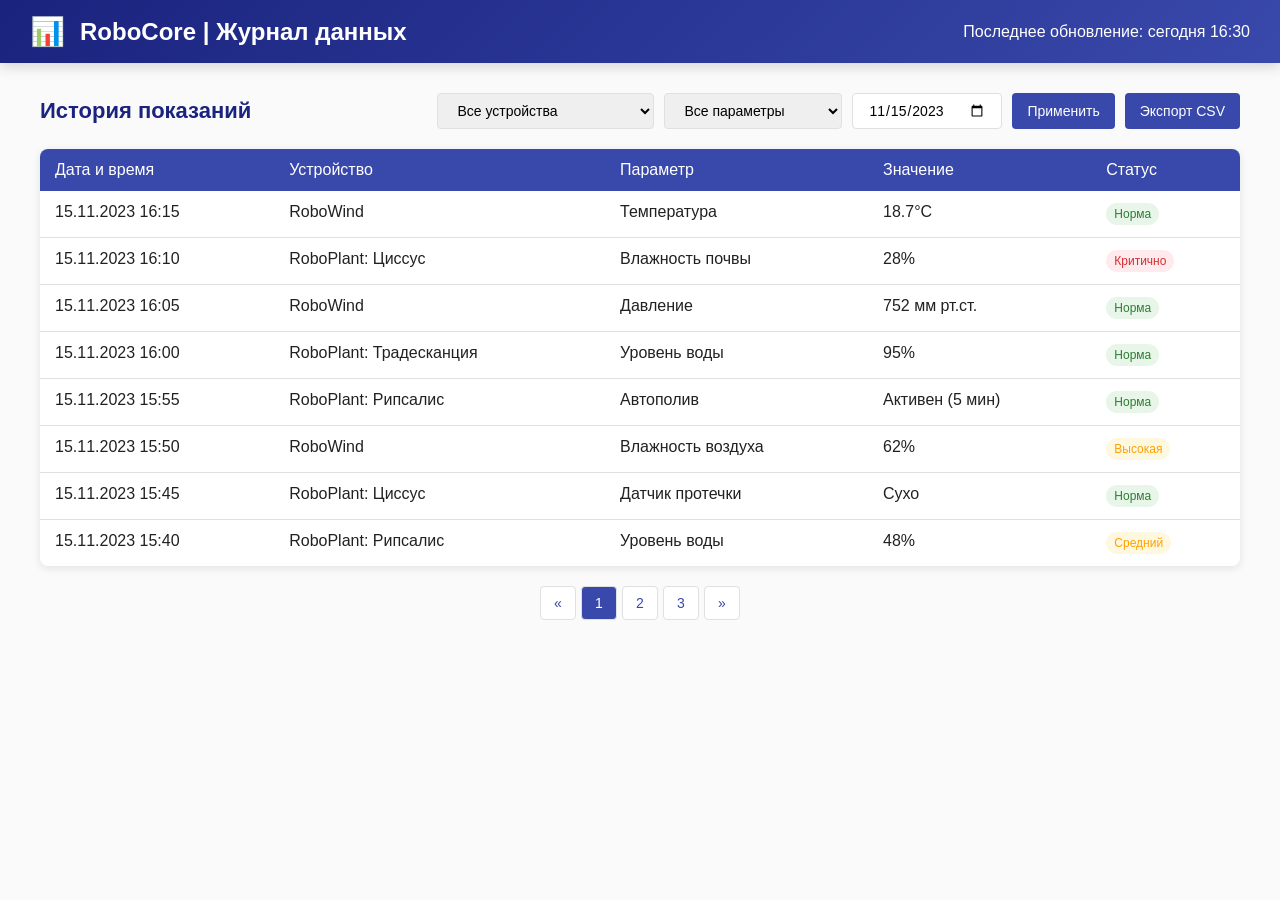
<file: RoboCore/RoboCoreSolution/RoboCore/wwwroot/templates/table.html>
<!DOCTYPE html>
<html lang="ru">
<head>
    <meta charset="UTF-8">
    <meta name="viewport" content="width=device-width, initial-scale=1.0">
    <title>RoboCore | Журнал данных</title>
    <style>
        :root {
            --primary-dark: #1A237E;
            --primary-light: #3949AB;
            --plant-green: #2E7D32;
            --weather-blue: #0288D1;
            --error-red: #D32F2F;
            --text-dark: #212121;
            --text-light: #757575;
            --bg-color: #FAFAFA;
            --card-bg: #FFFFFF;
            --border-color: #E0E0E0;
            --highlight-bg: #E3F2FD;
        }

        body {
            font-family: 'Roboto', 'Segoe UI', sans-serif;
            margin: 0;
            padding: 0;
            background-color: var(--bg-color);
            color: var(--text-dark);
        }

        /* Общие стили из предыдущего дизайна */
        .system-header {
            background: linear-gradient(135deg, var(--primary-dark) 0%, var(--primary-light) 100%);
            color: white;
            padding: 15px 30px;
            display: flex;
            justify-content: space-between;
            align-items: center;
            box-shadow: 0 4px 12px rgba(0,0,0,0.15);
        }

        .logo {
            display: flex;
            align-items: center;
            font-size: 24px;
            font-weight: 600;
        }

        .logo-icon {
            margin-right: 15px;
            font-size: 28px;
        }

        /* Контейнер таблицы */
        .data-container {
            max-width: 1200px;
            margin: 30px auto;
            padding: 0 20px;
        }

        /* Фильтры и управление */
        .table-controls {
            display: flex;
            justify-content: space-between;
            align-items: center;
            margin-bottom: 20px;
            flex-wrap: wrap;
            gap: 15px;
        }

        .table-title {
            font-size: 22px;
            color: var(--primary-dark);
            margin: 0;
        }

        .data-filters {
            display: flex;
            gap: 10px;
            flex-wrap: wrap;
        }

        select, input, button {
            padding: 8px 15px;
            border: 1px solid var(--border-color);
            border-radius: 4px;
            font-family: inherit;
            font-size: 14px;
        }

        button {
            background-color: var(--primary-light);
            color: white;
            cursor: pointer;
            transition: background 0.3s;
            border: none;
        }

        button:hover {
            background-color: var(--primary-dark);
        }

        /* Стили таблицы */
        .data-table {
            width: 100%;
            border-collapse: collapse;
            background-color: var(--card-bg);
            box-shadow: 0 2px 8px rgba(0,0,0,0.1);
            border-radius: 8px;
            overflow: hidden;
        }

        .data-table th {
            background-color: var(--primary-light);
            color: white;
            text-align: left;
            padding: 12px 15px;
            font-weight: 500;
            position: sticky;
            top: 0;
        }

        .data-table td {
            padding: 12px 15px;
            border-bottom: 1px solid var(--border-color);
            vertical-align: top;
        }

        .data-table tr:last-child td {
            border-bottom: none;
        }

        .data-table tr:hover {
            background-color: var(--highlight-bg);
        }

        /* Цветовые статусы */
        .status-badge {
            display: inline-block;
            padding: 4px 8px;
            border-radius: 12px;
            font-size: 12px;
            font-weight: 500;
        }

        .status-normal {
            background-color: #E8F5E9;
            color: var(--plant-green);
        }

        .status-warning {
            background-color: #FFF8E1;
            color: #FFA000;
        }

        .status-error {
            background-color: #FFEBEE;
            color: var(--error-red);
        }

        /* Пагинация */
        .pagination {
            display: flex;
            justify-content: center;
            margin-top: 20px;
            gap: 5px;
        }

        .pagination button {
            min-width: 36px;
            padding: 8px;
            background-color: white;
            color: var(--primary-light);
            border: 1px solid var(--border-color);
        }

        .pagination button.active {
            background-color: var(--primary-light);
            color: white;
        }

        /* Адаптивность */
        @media (max-width: 768px) {
            .data-table {
                display: block;
                overflow-x: auto;
            }
            
            .table-controls {
                flex-direction: column;
                align-items: flex-start;
            }
        }
    </style>
</head>
<body>
    <div class="system-header">
        <div class="logo">
            <span class="logo-icon">📊</span>
            RoboCore | Журнал данных
        </div>
        <div class="system-status">
            Последнее обновление: сегодня 16:30
        </div>
    </div>

    <div class="data-container">
        <!-- Управление таблицей -->
        <div class="table-controls">
            <h2 class="table-title">История показаний</h2>
            <div class="data-filters">
                <select>
                    <option>Все устройства</option>
                    <option>RoboWind</option>
                    <option>RoboPlant: Рипсалис</option>
                    <option>RoboPlant: Традесканция</option>
                    <option>RoboPlant: Циссус</option>
                </select>
                
                <select>
                    <option>Все параметры</option>
                    <option>Температура</option>
                    <option>Влажность воздуха</option>
                    <option>Влажность почвы</option>
                    <option>Уровень воды</option>
                </select>
                
                <input type="date" value="2023-11-15">
                <button>Применить</button>
                <button>Экспорт CSV</button>
            </div>
        </div>

        <!-- Таблица данных -->
        <table class="data-table">
            <thead>
                <tr>
                    <th>Дата и время</th>
                    <th>Устройство</th>
                    <th>Параметр</th>
                    <th>Значение</th>
                    <th>Статус</th>
                </tr>
            </thead>
            <tbody>
                <tr>
                    <td>15.11.2023 16:15</td>
                    <td>RoboWind</td>
                    <td>Температура</td>
                    <td>18.7°C</td>
                    <td><span class="status-badge status-normal">Норма</span></td>
                </tr>
                <tr>
                    <td>15.11.2023 16:10</td>
                    <td>RoboPlant: Циссус</td>
                    <td>Влажность почвы</td>
                    <td>28%</td>
                    <td><span class="status-badge status-error">Критично</span></td>
                </tr>
                <tr>
                    <td>15.11.2023 16:05</td>
                    <td>RoboWind</td>
                    <td>Давление</td>
                    <td>752 мм рт.ст.</td>
                    <td><span class="status-badge status-normal">Норма</span></td>
                </tr>
                <tr>
                    <td>15.11.2023 16:00</td>
                    <td>RoboPlant: Традесканция</td>
                    <td>Уровень воды</td>
                    <td>95%</td>
                    <td><span class="status-badge status-normal">Норма</span></td>
                </tr>
                <tr>
                    <td>15.11.2023 15:55</td>
                    <td>RoboPlant: Рипсалис</td>
                    <td>Автополив</td>
                    <td>Активен (5 мин)</td>
                    <td><span class="status-badge status-normal">Норма</span></td>
                </tr>
                <tr>
                    <td>15.11.2023 15:50</td>
                    <td>RoboWind</td>
                    <td>Влажность воздуха</td>
                    <td>62%</td>
                    <td><span class="status-badge status-warning">Высокая</span></td>
                </tr>
                <tr>
                    <td>15.11.2023 15:45</td>
                    <td>RoboPlant: Циссус</td>
                    <td>Датчик протечки</td>
                    <td>Сухо</td>
                    <td><span class="status-badge status-normal">Норма</span></td>
                </tr>
                <tr>
                    <td>15.11.2023 15:40</td>
                    <td>RoboPlant: Рипсалис</td>
                    <td>Уровень воды</td>
                    <td>48%</td>
                    <td><span class="status-badge status-warning">Средний</span></td>
                </tr>
            </tbody>
        </table>

        <!-- Пагинация -->
        <div class="pagination">
            <button>«</button>
            <button class="active">1</button>
            <button>2</button>
            <button>3</button>
            <button>»</button>
        </div>
    </div>
</body>
</html>
</file>
